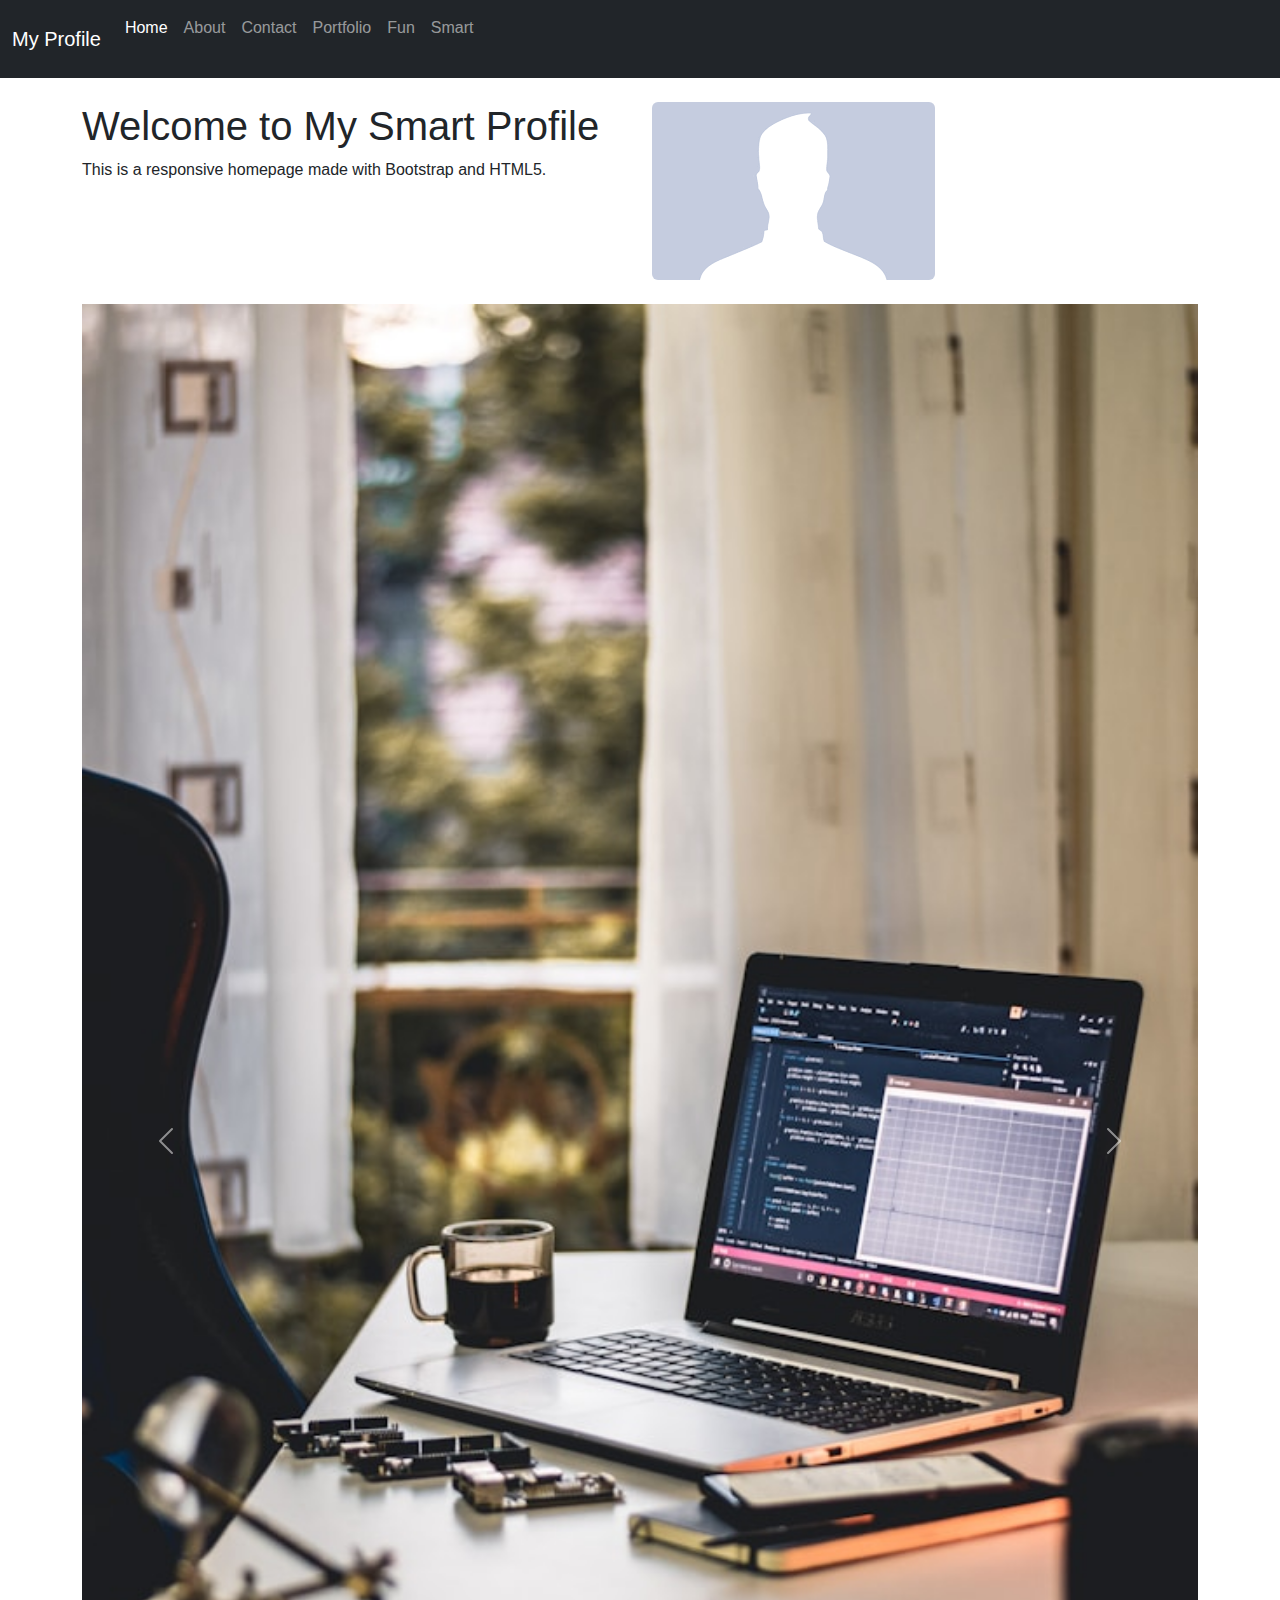
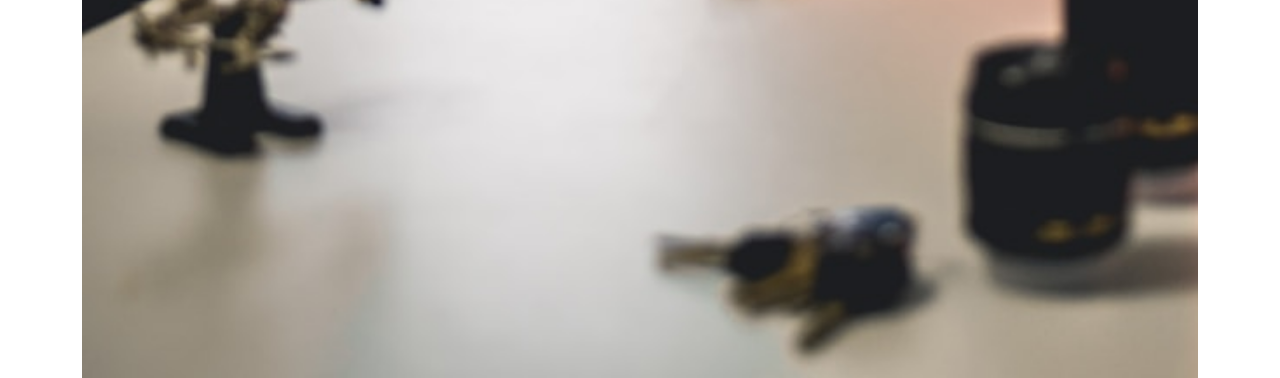
<file: index.html>
<!DOCTYPE html>
<html lang="en">
<head>
    <meta charset="UTF-8">
    <title>My Smart Profile - Home</title>
    <meta name="viewport" content="width=device-width, initial-scale=1.0">
    <link href="https://cdn.jsdelivr.net/npm/bootstrap@5.3.0/dist/css/bootstrap.min.css" rel="stylesheet">
    <link rel="stylesheet" href="style.css">
</head>
<body>
<nav class="navbar navbar-expand-lg navbar-dark bg-dark">
  <div class="container-fluid">
    <a class="navbar-brand" href="#">My Profile</a>
    <button class="navbar-toggler" type="button" data-bs-toggle="collapse" data-bs-target="#navbarNav">
      <span class="navbar-toggler-icon"></span>
    </button>
    <div class="collapse navbar-collapse" id="navbarNav">
      <ul class="navbar-nav">
        <li class="nav-item"><a class="nav-link active" href="index.html">Home</a></li>
        <li class="nav-item"><a class="nav-link" href="about.html">About</a></li>
        <li class="nav-item"><a class="nav-link" href="contact.html">Contact</a></li>
        <li class="nav-item"><a class="nav-link" href="portfolio.html">Portfolio</a></li>
        <li class="nav-item"><a class="nav-link" href="fun.html">Fun</a></li>
        <li class="nav-item"><a class="nav-link" href="smart.html">Smart</a></li>
        <li style="margin-left: 725px"; class="nav-item"><button class="btn" onclick="toggleTheme()">Toggle Theme</button></li>
      </ul>
    </div>
  </div>
</nav>

<div class="container mt-4">
    <div class="row">
        <div class="col-md-6">
            <h1>Welcome to My Smart Profile</h1>
            <p>This is a responsive homepage made with Bootstrap and HTML5.</p>
        </div>
        <div class="col-md-6">
            <img src="images/image1.jpg?v=1" class="img-fluid rounded" alt="Profile Image">
        </div>
    </div>

    <div id="carouselExampleIndicators" class="carousel slide mt-4" data-bs-ride="carousel">
      <div class="carousel-inner">
        <div class="carousel-item active">
          <img src="images/image2.jpg?v=1" class="d-block w-100" alt="Slide 1">
        </div>
        <div class="carousel-item">
          <img src="images/image3.jpg?v=1" class="d-block w-100" alt="Slide 2">
        </div>
        <div class="carousel-item">
          <img src="images/image4.jpg?v=1" class="d-block w-100" alt="Slide 3">
        </div>
      </div>
      <button class="carousel-control-prev" type="button" data-bs-target="#carouselExampleIndicators" data-bs-slide="prev">
        <span class="carousel-control-prev-icon" aria-hidden="true"></span>
        <span class="visually-hidden">Previous</span>
      </button>
      <button class="carousel-control-next" type="button" data-bs-target="#carouselExampleIndicators" data-bs-slide="next">
        <span class="carousel-control-next-icon" aria-hidden="true"></span>
        <span class="visually-hidden">Next</span>
      </button>
    </div>
</div>

<script src="https://code.jquery.com/jquery-3.6.0.min.js"></script>
<script src="https://cdn.jsdelivr.net/npm/bootstrap@5.3.0/dist/js/bootstrap.bundle.min.js"></script>
<script src="script.js"></script>
</body>
</html>
</file>
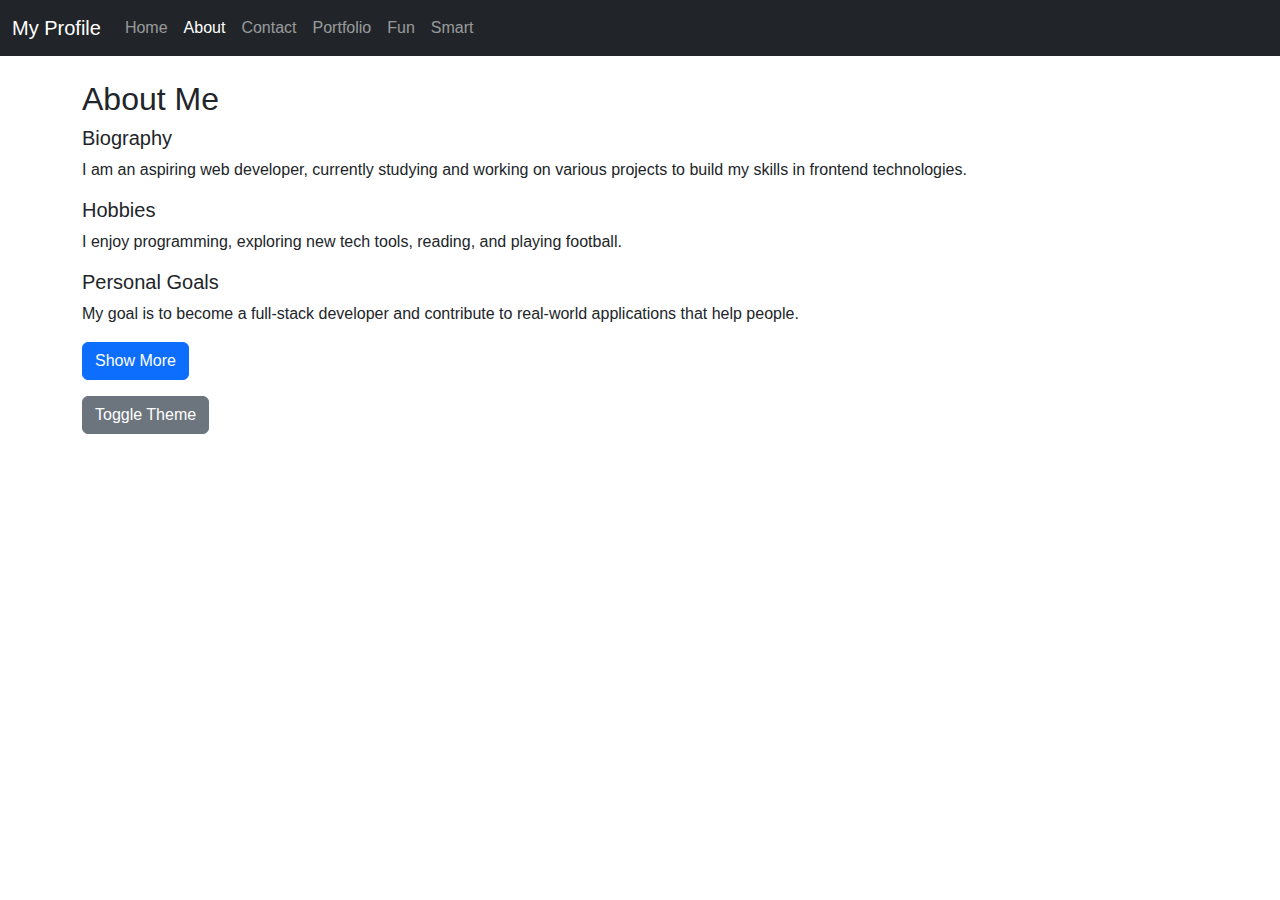
<file: about.html>
<!DOCTYPE html>
<html lang="en">
<head>
  <meta charset="UTF-8">
  <title>About Me</title>
  <meta name="viewport" content="width=device-width, initial-scale=1.0">
  <link href="https://cdn.jsdelivr.net/npm/bootstrap@5.3.0/dist/css/bootstrap.min.css" rel="stylesheet">
  <link rel="stylesheet" href="style.css">
</head>
<body>

<nav class="navbar navbar-expand-lg navbar-dark bg-dark">
  <div class="container-fluid">
    <a class="navbar-brand" href="#">My Profile</a>
    <button class="navbar-toggler" type="button" data-bs-toggle="collapse" data-bs-target="#navbarNav">
      <span class="navbar-toggler-icon"></span>
    </button>
    <div class="collapse navbar-collapse" id="navbarNav">
      <ul class="navbar-nav">
        <li class="nav-item"><a class="nav-link" href="index.html">Home</a></li>
        <li class="nav-item"><a class="nav-link active" href="about.html">About</a></li>
        <li class="nav-item"><a class="nav-link" href="contact.html">Contact</a></li>
        <li class="nav-item"><a class="nav-link" href="portfolio.html">Portfolio</a></li>
        <li class="nav-item"><a class="nav-link" href="fun.html">Fun</a></li>
        <li class="nav-item"><a class="nav-link" href="smart.html">Smart</a></li>
      </ul>
    </div>
  </div>
</nav>

<div class="container mt-4">
  <h2>About Me</h2>
  
  <div class="mb-3">
    <h5>Biography</h5>
    <p>I am an aspiring web developer, currently studying and working on various projects to build my skills in frontend technologies.</p>
  </div>

  <div class="mb-3">
    <h5>Hobbies</h5>
    <p>I enjoy programming, exploring new tech tools, reading, and playing football.</p>
  </div>

  <div class="mb-3">
    <h5>Personal Goals</h5>
    <p>My goal is to become a full-stack developer and contribute to real-world applications that help people.</p>
  </div>

  <div id="moreContent" style="display: none;">
    <p>I've also been learning backend basics and I'm excited to learn frameworks like Django and Node.js in the future.</p>
  </div>

  <button class="btn btn-primary mb-3" onclick="toggleMore()">Show More</button>
  <br>
  <button class="btn btn-secondary" onclick="toggleTheme()">Toggle Theme</button>
</div>

<script src="script.js"></script>
</body>
</html>
</file>
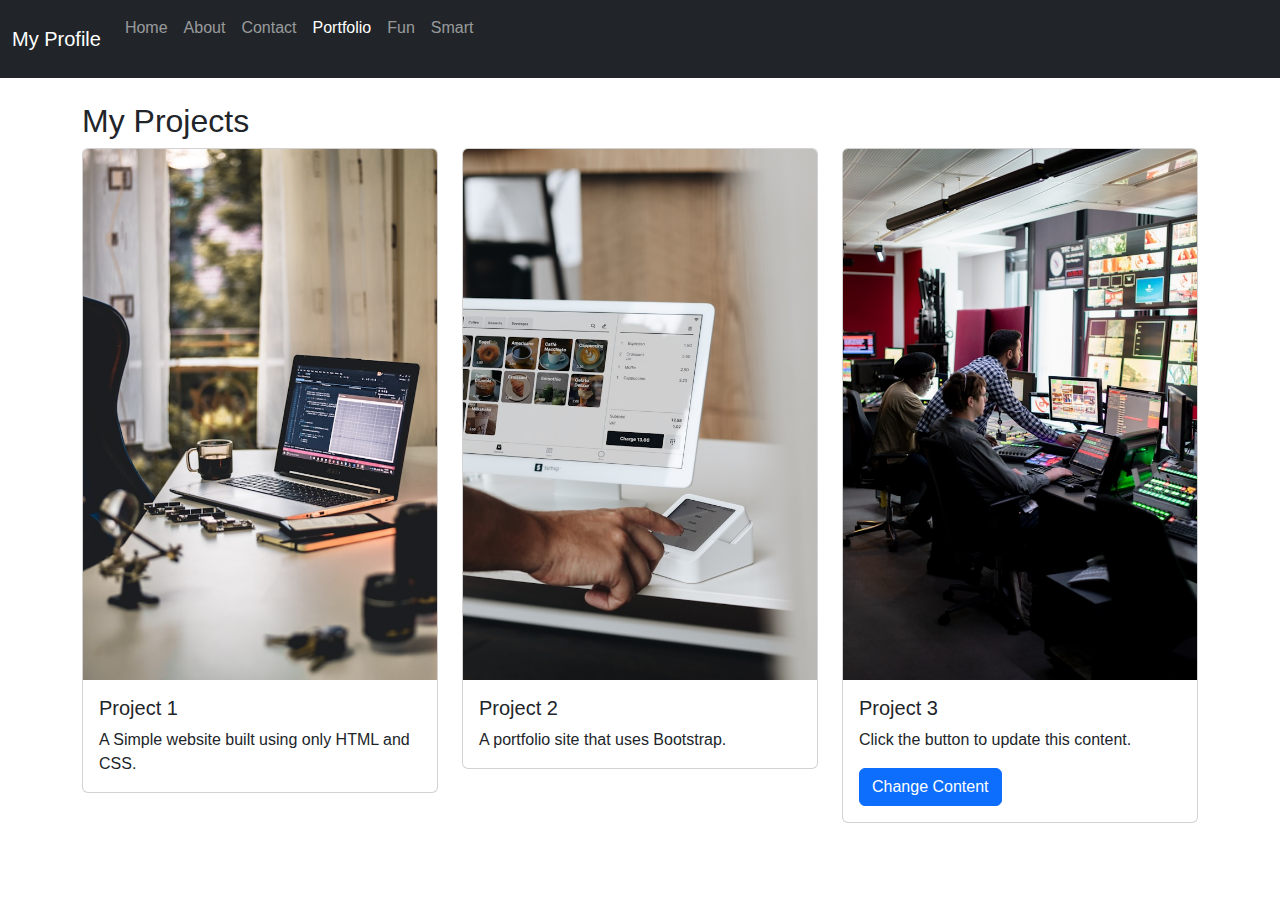
<file: portfolio.html>
<!DOCTYPE html>
<html lang="en">
<head>
  <meta charset="UTF-8">
  <title>Portfolio</title>
  <meta name="viewport" content="width=device-width, initial-scale=1.0">
  <link href="https://cdn.jsdelivr.net/npm/bootstrap@5.3.0/dist/css/bootstrap.min.css" rel="stylesheet">
  <link rel="stylesheet" href="style.css">
</head>
<body>

<nav class="navbar navbar-expand-lg navbar-dark bg-dark">
  <div class="container-fluid">
    <a class="navbar-brand" href="#">My Profile</a>
    <button class="navbar-toggler" type="button" data-bs-toggle="collapse" data-bs-target="#navbarNav">
      <span class="navbar-toggler-icon"></span>
    </button>
    <div class="collapse navbar-collapse" id="navbarNav">
      <ul class="navbar-nav">
        <li class="nav-item"><a class="nav-link" href="index.html">Home</a></li>
        <li class="nav-item"><a class="nav-link" href="about.html">About</a></li>
        <li class="nav-item"><a class="nav-link" href="contact.html">Contact</a></li>
        <li class="nav-item"><a class="nav-link active" href="portfolio.html">Portfolio</a></li>
        <li class="nav-item"><a class="nav-link" href="fun.html">Fun</a></li>
        <li class="nav-item"><a class="nav-link" href="smart.html">Smart</a></li>
        <li style="margin-left: 725px"; class="nav-item"><button class="btn" onclick="toggleTheme()">Toggle Theme</button></li>
      </ul>
    </div>
  </div>
</nav>

<div class="container mt-4">
  <h2>My Projects</h2>
  <div class="row">
    <div class="col-md-4">
      <div class="card">
        <img src="images/image2.jpg?ts=20240628" class="card-img-top" alt="Project 1">
        <div class="card-body">
          <h5 class="card-title">Project 1</h5>
          <p class="card-text">A Simple website built using only HTML and CSS.</p>
        </div>
      </div>
    </div>

    <div class="col-md-4">
      <div class="card">
        <img src="images/image3.jpg?ts=20240628" class="card-img-top" alt="Project 2">
        <div class="card-body">
          <h5 class="card-title">Project 2</h5>
          <p class="card-text">A portfolio site that uses Bootstrap.</p>
        </div>
      </div>
    </div>

    <div class="col-md-4">
      <div class="card" id="dynamicCard">
        <img src="images/image4.jpg?ts=20240628" class="card-img-top" alt="Project 3">
        <div class="card-body">
          <h5 class="card-title">Project 3</h5>
          <p class="card-text" id="dynamicText">Click the button to update this content.</p>
          <button class="btn btn-primary" onclick="changeCardContent()">Change Content</button>
        </div>
      </div>
    </div>
  </div>
</div>

<script src="script.js"></script>
</body>
</html>
</file>
<file: style.css>
body {
  font-family: Arial, sans-serif;
}

.dark-theme {
  background-color: #121212;
  color: #f1f1f1;
}

.dark-theme .navbar {
  background-color: #333;
}
</file>
